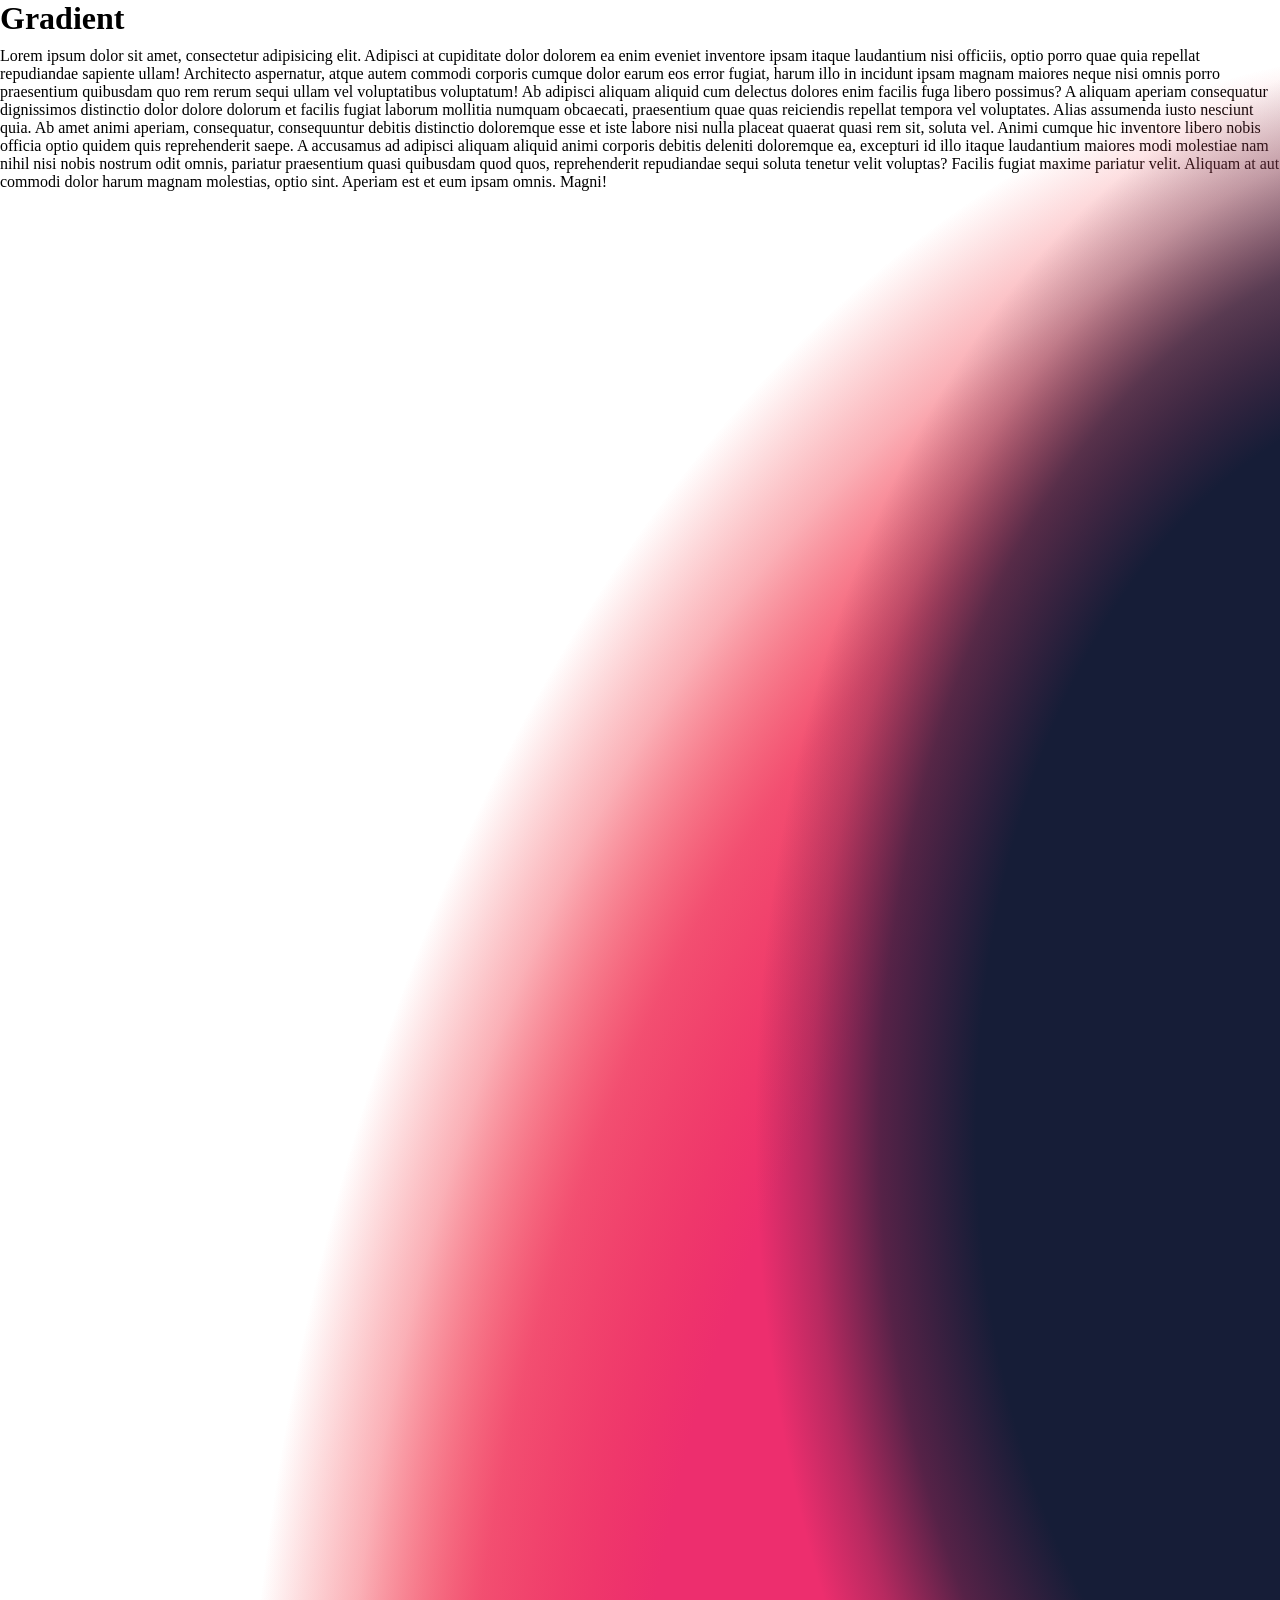
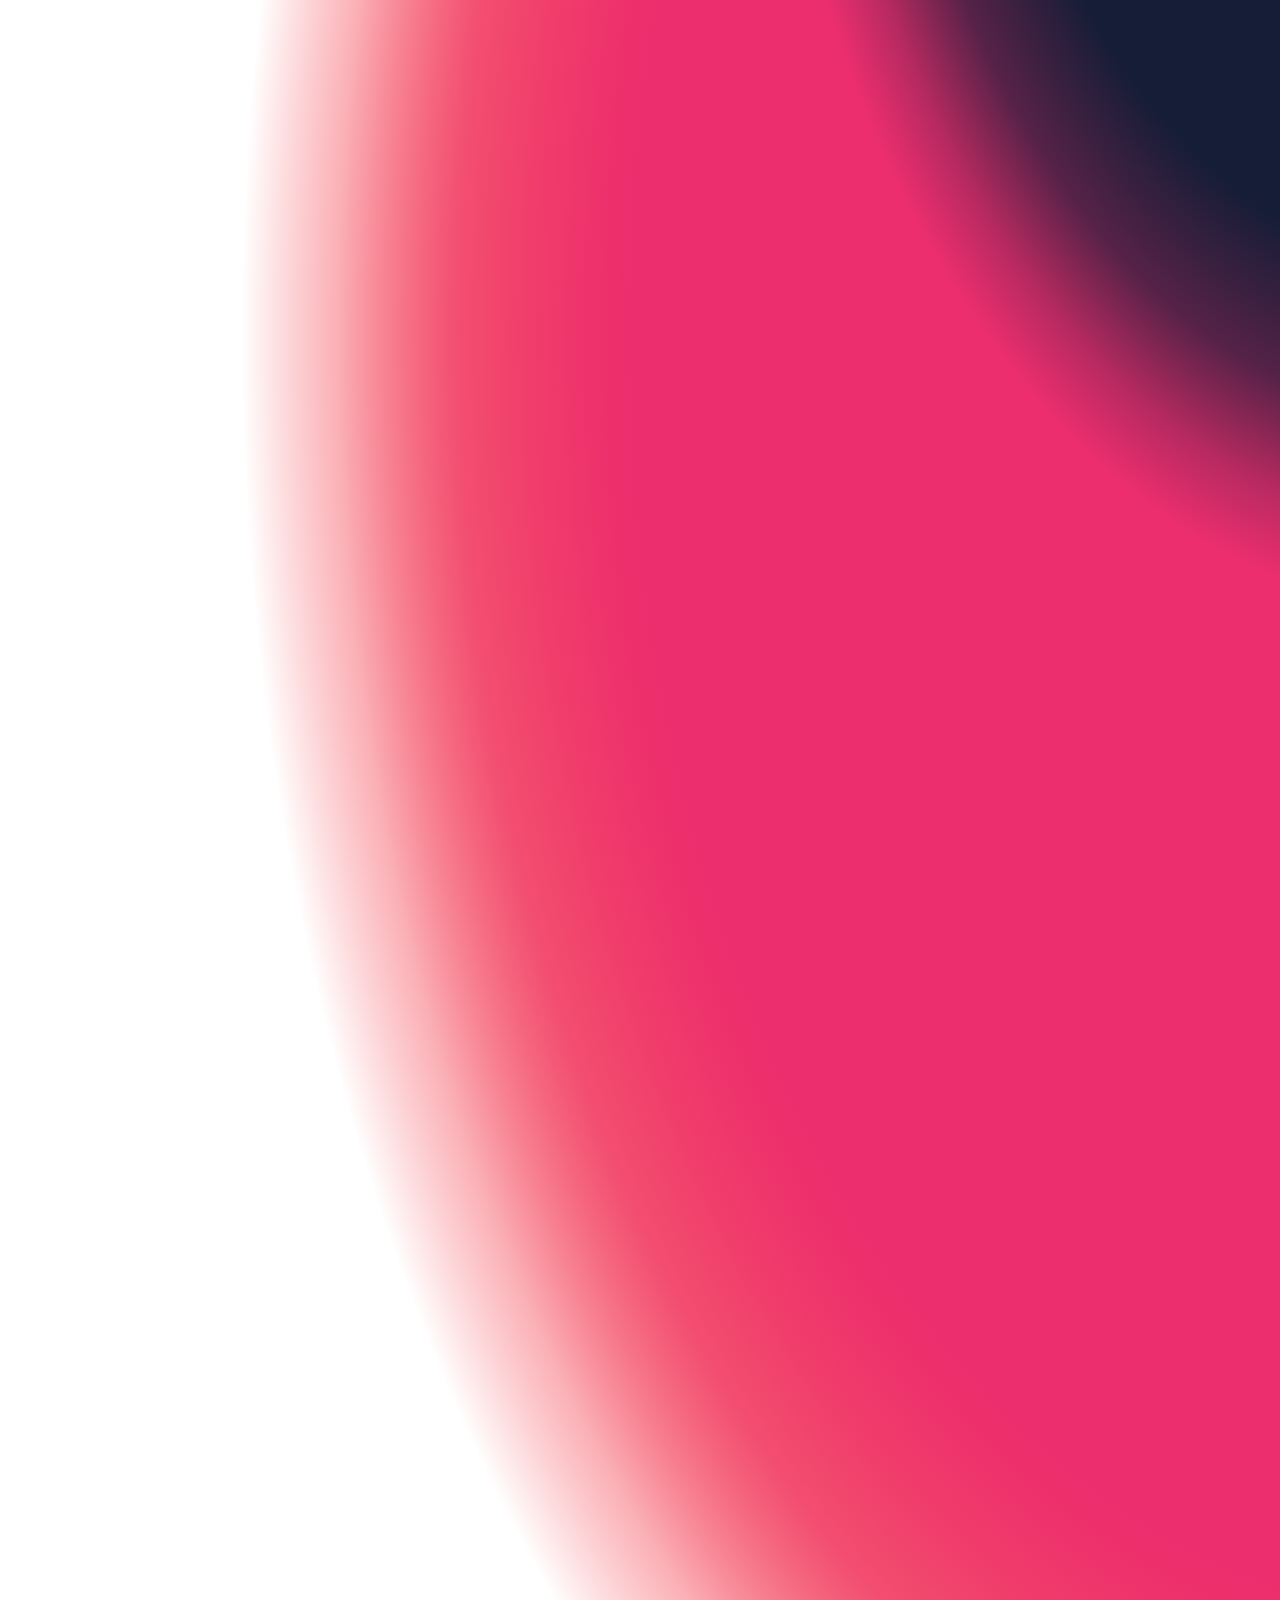
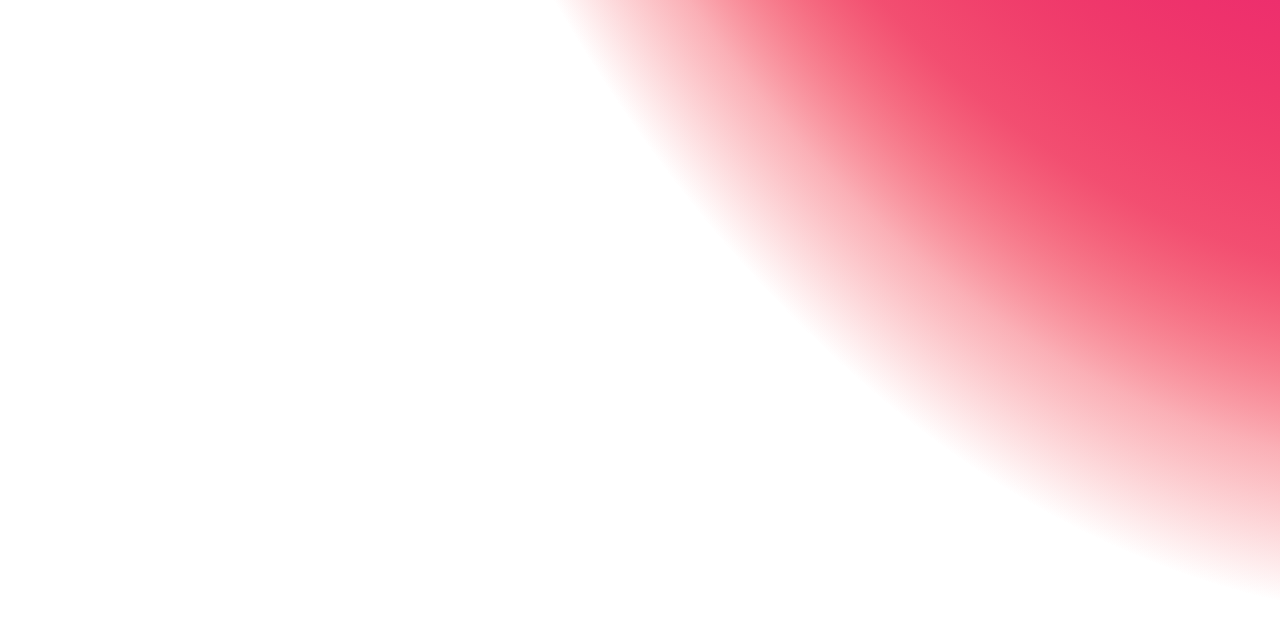
<file: CSS/gradient/index.html>
<!doctype html>
<html lang="en">
<head>
    <meta charset="UTF-8">
    <meta name="viewport"
          content="width=device-width, user-scalable=no, initial-scale=1.0, maximum-scale=1.0, minimum-scale=1.0">
    <meta http-equiv="X-UA-Compatible" content="ie=edge">
    <link rel="stylesheet" href="style.css">
    <title>Gradient</title>
</head>
<body>
    <div class="container">
        <h1>Gradient</h1>
        <div class="relative">
            <div class="gradient-1">
                <span class="grad-3"></span>
                <span class="grad-2"></span>
                <span class="grad-1"></span>
            </div>

                Lorem ipsum dolor sit amet, consectetur adipisicing elit. Adipisci at cupiditate dolor dolorem ea enim eveniet inventore ipsam itaque laudantium nisi officiis, optio porro quae quia repellat repudiandae sapiente ullam! Architecto aspernatur, atque autem commodi corporis cumque dolor earum eos error fugiat, harum illo in incidunt ipsam magnam maiores neque nisi omnis porro praesentium quibusdam quo rem rerum sequi ullam vel voluptatibus voluptatum! Ab adipisci aliquam aliquid cum delectus dolores enim facilis fuga libero possimus? A aliquam aperiam consequatur dignissimos distinctio dolor dolore dolorum et facilis fugiat laborum mollitia numquam obcaecati, praesentium quae quas reiciendis repellat tempora vel voluptates. Alias assumenda iusto nesciunt quia. Ab amet animi aperiam, consequatur, consequuntur debitis distinctio doloremque esse et iste labore nisi nulla placeat quaerat quasi rem sit, soluta vel. Animi cumque hic inventore libero nobis officia optio quidem quis reprehenderit saepe. A accusamus ad adipisci aliquam aliquid animi corporis debitis deleniti doloremque ea, excepturi id illo itaque laudantium maiores modi molestiae nam nihil nisi nobis nostrum odit omnis, pariatur praesentium quasi quibusdam quod quos, reprehenderit repudiandae sequi soluta tenetur velit voluptas? Facilis fugiat maxime pariatur velit. Aliquam at aut commodi dolor harum magnam molestias, optio sint. Aperiam est et eum ipsam omnis. Magni!
        </div>
    </div>
</body>
</html>
</file>
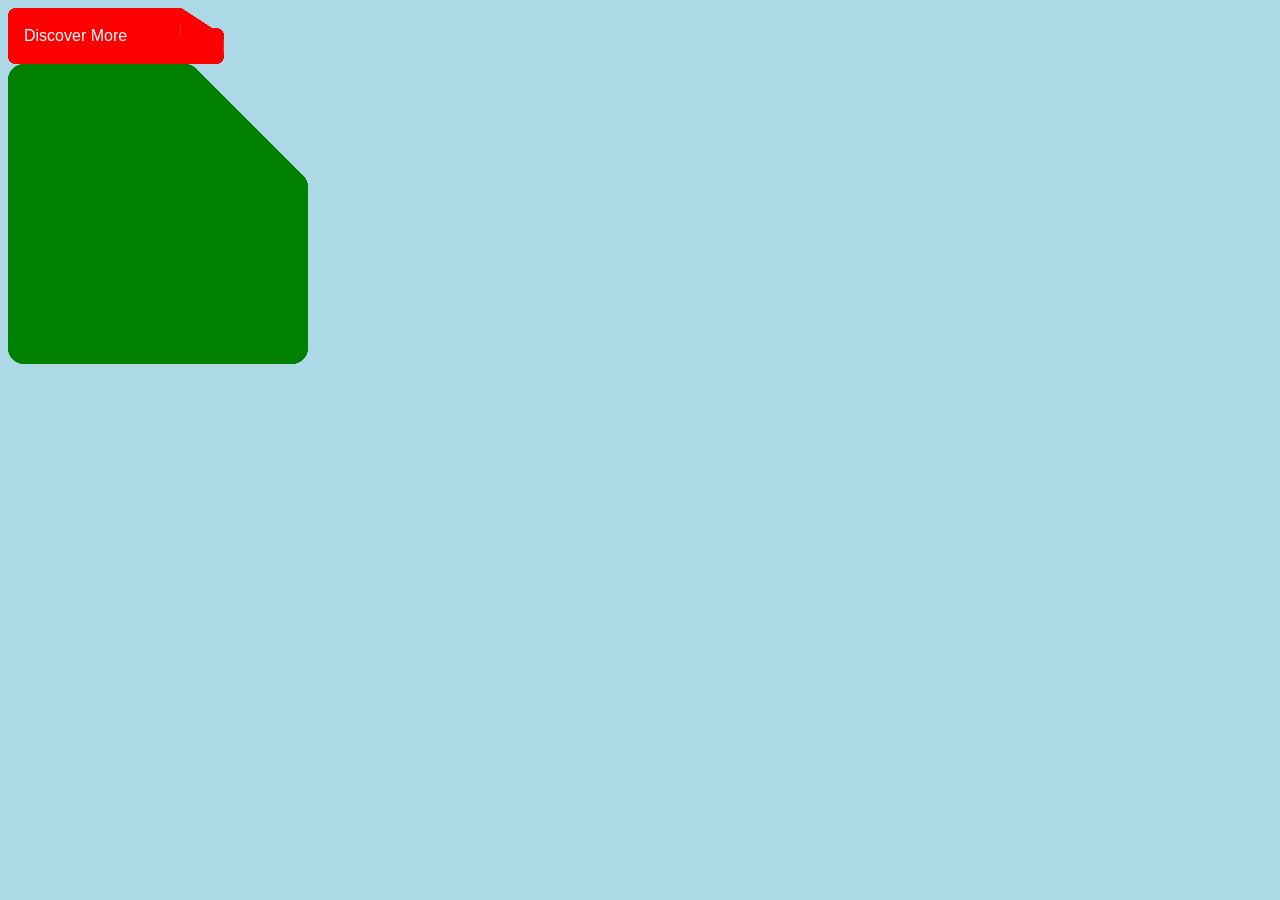
<file: test/button_curved/index.html>
<!DOCTYPE html>
<html lang="en">
<head>
    <meta charset="UTF-8">
    <meta name="viewport" content="width=device-width, initial-scale=1.0">
    <title>Document</title>
    <link rel="stylesheet" href="style.css">
</head>
<body>
    <button class="btn_primary shape">
    <span>Discover More</span>
  </button>
  
  <div class="box">
</body>
</html>
</file>
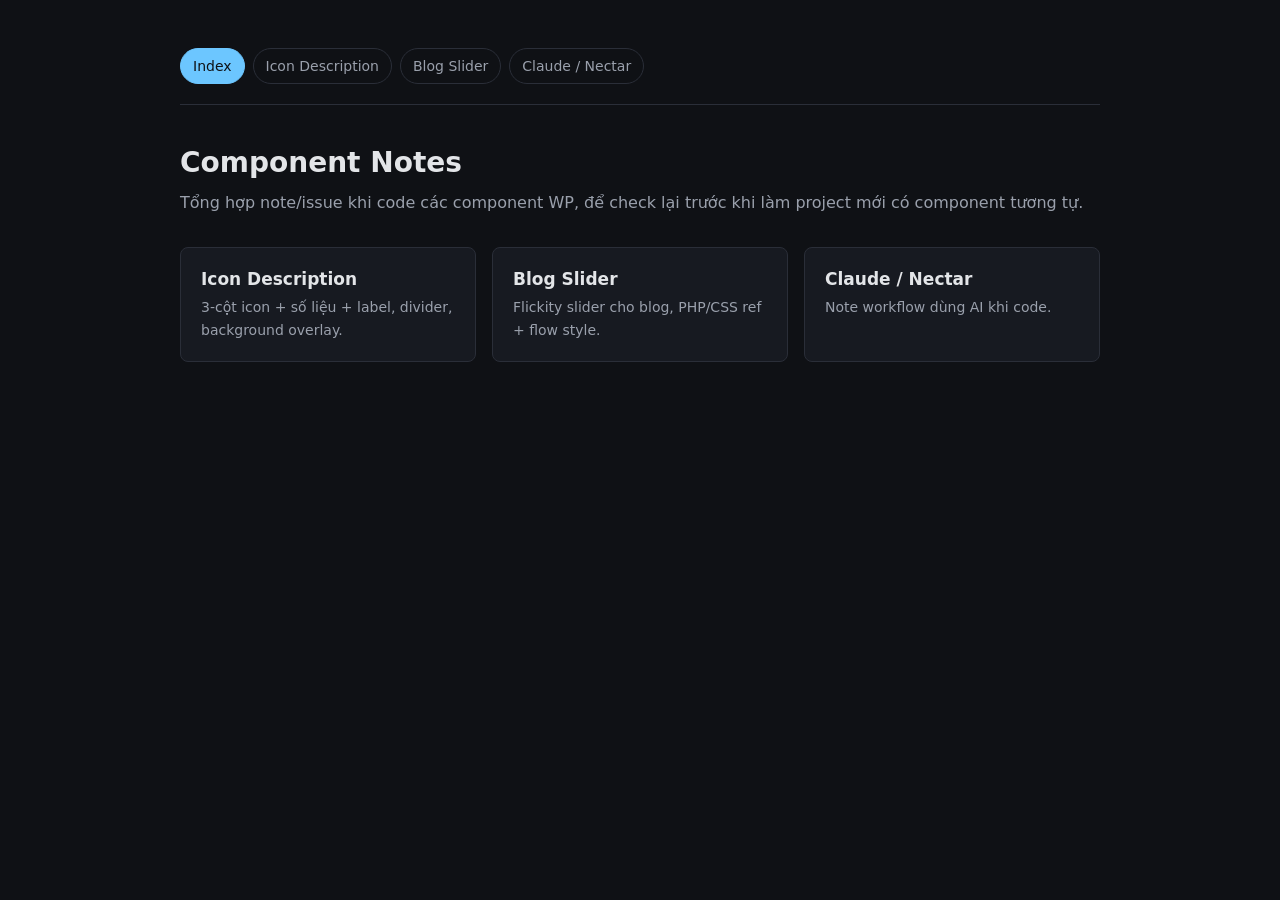
<file: viivue/components/index.html>
<!doctype html>
<html lang="en">
  <head>
    <meta charset="UTF-8" />
    <meta name="viewport" content="width=device-width, initial-scale=1.0" />
    <title>Component Notes - Index</title>
    <link rel="stylesheet" href="styles/common.css" />
  </head>
  <body>
    <nav class="note-nav">
      <a href="index.html" class="is-active">Index</a>
      <a href="icon-descriptions.html">Icon Description</a>
      <a href="blog-slider.html">Blog Slider</a>
      <a href="claude-nectar-note.html">Claude / Nectar</a>
    </nav>

    <div class="note-page">
      <h1>Component Notes</h1>
      <p class="note-subtitle">
        Tổng hợp note/issue khi code các component WP, để check lại trước
        khi làm project mới có component tương tự.
      </p>
    </div>

    <div class="note-grid">
      <a class="note-card" href="icon-descriptions.html">
        <h3>Icon Description</h3>
        <p>3-cột icon + số liệu + label, divider, background overlay.</p>
      </a>
      <a class="note-card" href="blog-slider.html">
        <h3>Blog Slider</h3>
        <p>Flickity slider cho blog, PHP/CSS ref + flow style.</p>
      </a>
      <a class="note-card" href="claude-nectar-note.html">
        <h3>Claude / Nectar</h3>
        <p>Note workflow dùng AI khi code.</p>
      </a>
    </div>
  </body>
</html>
</file>
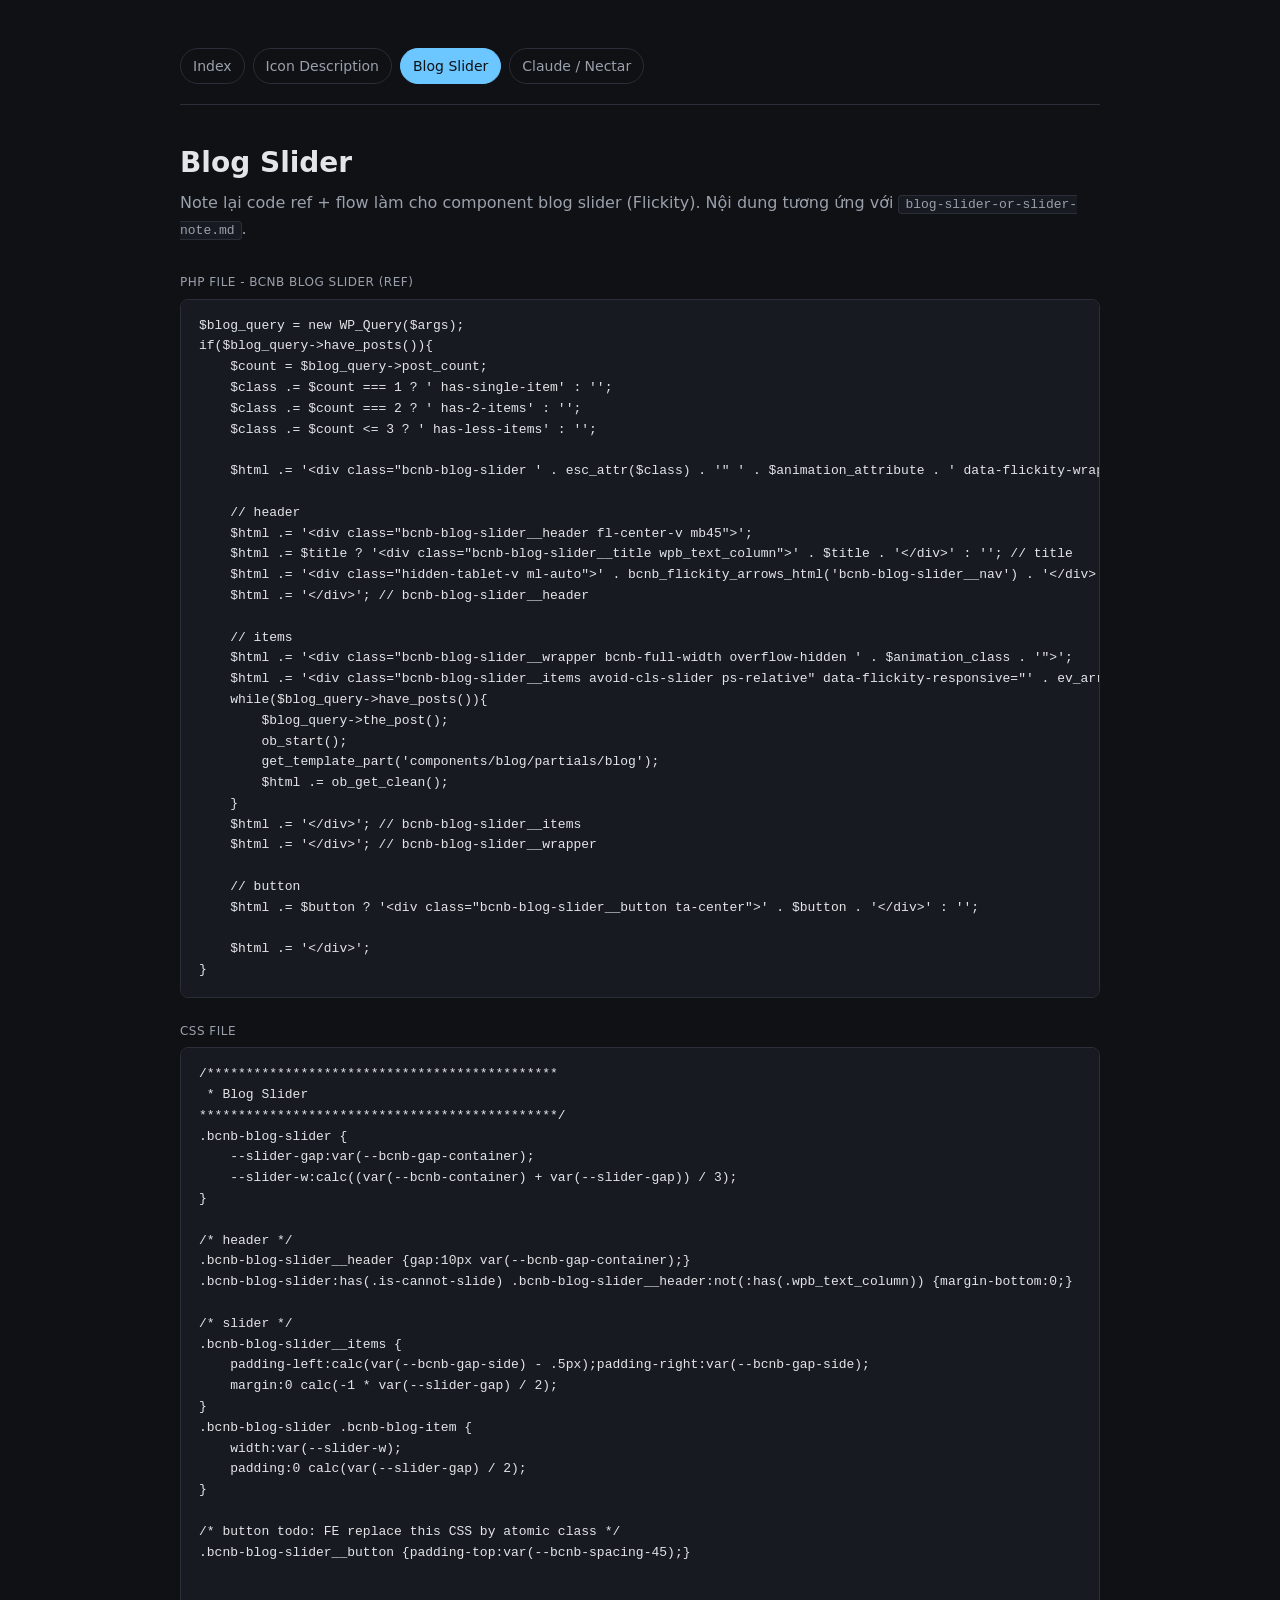
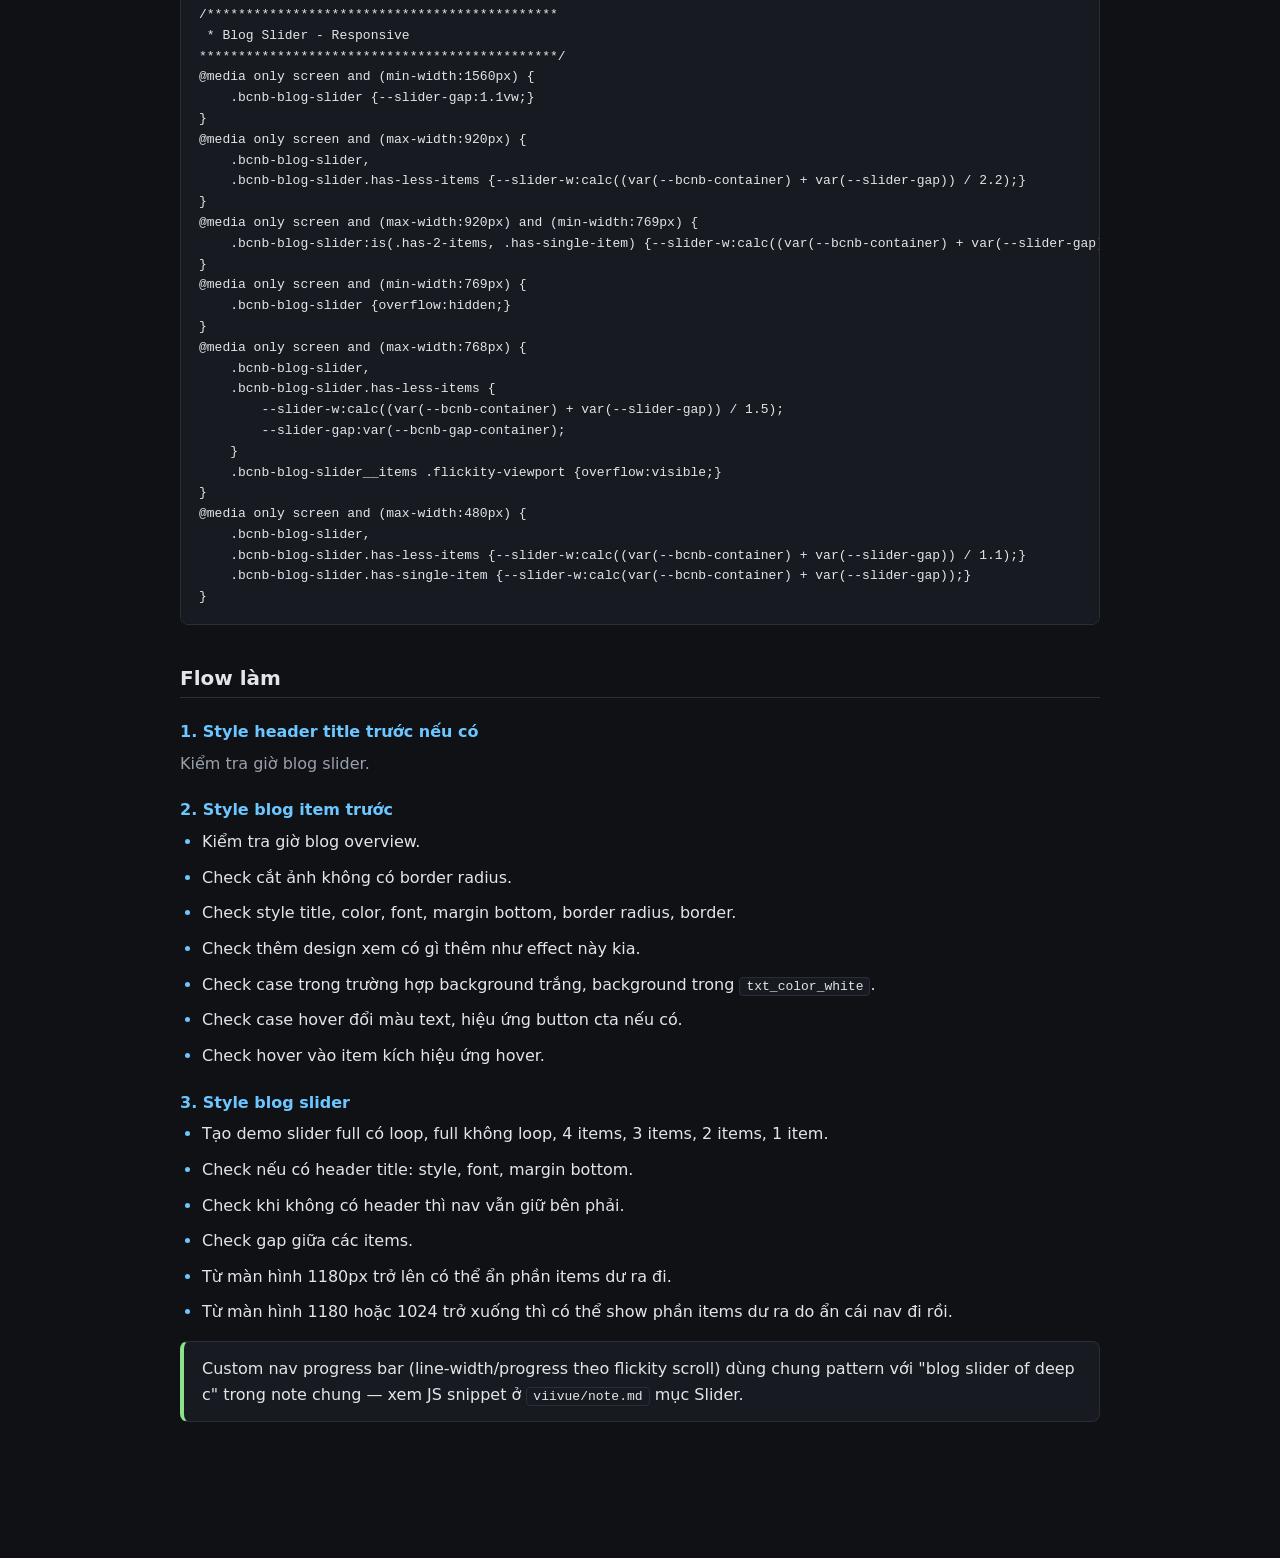
<file: viivue/components/blog-slider.html>
<!doctype html>
<html lang="en">
  <head>
    <meta charset="UTF-8" />
    <meta name="viewport" content="width=device-width, initial-scale=1.0" />
    <title>Blog Slider - Component Notes</title>
    <link rel="stylesheet" href="styles/common.css" />
  </head>
  <body>
    <nav class="note-nav">
      <a href="index.html">Index</a>
      <a href="icon-descriptions.html">Icon Description</a>
      <a href="blog-slider.html" class="is-active">Blog Slider</a>
      <a href="claude-nectar-note.html">Claude / Nectar</a>
    </nav>

    <div class="note-page">
      <h1>Blog Slider</h1>
      <p class="note-subtitle">
        Note lại code ref + flow làm cho component blog slider (Flickity).
        Nội dung tương ứng với
        <code>blog-slider-or-slider-note.md</code>.
      </p>

      <div class="note-code-label">PHP file - bcnb blog slider (ref)</div>
      <pre><code>$blog_query = new WP_Query($args);
if($blog_query-&gt;have_posts()){
    $count = $blog_query-&gt;post_count;
    $class .= $count === 1 ? ' has-single-item' : '';
    $class .= $count === 2 ? ' has-2-items' : '';
    $class .= $count &lt;= 3 ? ' has-less-items' : '';

    $html .= '&lt;div class="bcnb-blog-slider ' . esc_attr($class) . '" ' . $animation_attribute . ' data-flickity-wrapper&gt;';

    // header
    $html .= '&lt;div class="bcnb-blog-slider__header fl-center-v mb45"&gt;';
    $html .= $title ? '&lt;div class="bcnb-blog-slider__title wpb_text_column"&gt;' . $title . '&lt;/div&gt;' : ''; // title
    $html .= '&lt;div class="hidden-tablet-v ml-auto"&gt;' . bcnb_flickity_arrows_html('bcnb-blog-slider__nav') . '&lt;/div&gt;'; // arrows
    $html .= '&lt;/div&gt;'; // bcnb-blog-slider__header

    // items
    $html .= '&lt;div class="bcnb-blog-slider__wrapper bcnb-full-width overflow-hidden ' . $animation_class . '"&gt;';
    $html .= '&lt;div class="bcnb-blog-slider__items avoid-cls-slider ps-relative" data-flickity-responsive="' . ev_array_to_json($flickity_options) . '"&gt;';
    while($blog_query-&gt;have_posts()){
        $blog_query-&gt;the_post();
        ob_start();
        get_template_part('components/blog/partials/blog');
        $html .= ob_get_clean();
    }
    $html .= '&lt;/div&gt;'; // bcnb-blog-slider__items
    $html .= '&lt;/div&gt;'; // bcnb-blog-slider__wrapper

    // button
    $html .= $button ? '&lt;div class="bcnb-blog-slider__button ta-center"&gt;' . $button . '&lt;/div&gt;' : '';

    $html .= '&lt;/div&gt;';
}</code></pre>

      <div class="note-code-label">CSS file</div>
      <pre><code>/*********************************************
 * Blog Slider
**********************************************/
.bcnb-blog-slider {
    --slider-gap:var(--bcnb-gap-container);
    --slider-w:calc((var(--bcnb-container) + var(--slider-gap)) / 3);
}

/* header */
.bcnb-blog-slider__header {gap:10px var(--bcnb-gap-container);}
.bcnb-blog-slider:has(.is-cannot-slide) .bcnb-blog-slider__header:not(:has(.wpb_text_column)) {margin-bottom:0;}

/* slider */
.bcnb-blog-slider__items {
    padding-left:calc(var(--bcnb-gap-side) - .5px);padding-right:var(--bcnb-gap-side);
    margin:0 calc(-1 * var(--slider-gap) / 2);
}
.bcnb-blog-slider .bcnb-blog-item {
    width:var(--slider-w);
    padding:0 calc(var(--slider-gap) / 2);
}

/* button todo: FE replace this CSS by atomic class */
.bcnb-blog-slider__button {padding-top:var(--bcnb-spacing-45);}


/*********************************************
 * Blog Slider - Responsive
**********************************************/
@media only screen and (min-width:1560px) {
    .bcnb-blog-slider {--slider-gap:1.1vw;}
}
@media only screen and (max-width:920px) {
    .bcnb-blog-slider,
    .bcnb-blog-slider.has-less-items {--slider-w:calc((var(--bcnb-container) + var(--slider-gap)) / 2.2);}
}
@media only screen and (max-width:920px) and (min-width:769px) {
    .bcnb-blog-slider:is(.has-2-items, .has-single-item) {--slider-w:calc((var(--bcnb-container) + var(--slider-gap)) / 2);}
}
@media only screen and (min-width:769px) {
    .bcnb-blog-slider {overflow:hidden;}
}
@media only screen and (max-width:768px) {
    .bcnb-blog-slider,
    .bcnb-blog-slider.has-less-items {
        --slider-w:calc((var(--bcnb-container) + var(--slider-gap)) / 1.5);
        --slider-gap:var(--bcnb-gap-container);
    }
    .bcnb-blog-slider__items .flickity-viewport {overflow:visible;}
}
@media only screen and (max-width:480px) {
    .bcnb-blog-slider,
    .bcnb-blog-slider.has-less-items {--slider-w:calc((var(--bcnb-container) + var(--slider-gap)) / 1.1);}
    .bcnb-blog-slider.has-single-item {--slider-w:calc(var(--bcnb-container) + var(--slider-gap));}
}</code></pre>

      <h2>Flow làm</h2>

      <h3>1. Style header title trước nếu có</h3>
      <p class="note-subtitle" style="margin-bottom: 0">Kiểm tra giờ blog slider.</p>

      <h3>2. Style blog item trước</h3>
      <ul class="note-flow">
        <li>Kiểm tra giờ blog overview.</li>
        <li>Check cắt ảnh không có border radius.</li>
        <li>Check style title, color, font, margin bottom, border radius, border.</li>
        <li>Check thêm design xem có gì thêm như effect này kia.</li>
        <li>
          Check case trong trường hợp background trắng, background trong
          <code>txt_color_white</code>.
        </li>
        <li>Check case hover đổi màu text, hiệu ứng button cta nếu có.</li>
        <li>Check hover vào item kích hiệu ứng hover.</li>
      </ul>

      <h3>3. Style blog slider</h3>
      <ul class="note-flow">
        <li>Tạo demo slider full có loop, full không loop, 4 items, 3 items, 2 items, 1 item.</li>
        <li>Check nếu có header title: style, font, margin bottom.</li>
        <li>Check khi không có header thì nav vẫn giữ bên phải.</li>
        <li>Check gap giữa các items.</li>
        <li>Từ màn hình 1180px trở lên có thể ẩn phần items dư ra đi.</li>
        <li>
          Từ màn hình 1180 hoặc 1024 trở xuống thì có thể show phần items
          dư ra do ẩn cái nav đi rồi.
        </li>
      </ul>

      <div class="note-callout note-callout--tip">
        <p>
          Custom nav progress bar (line-width/progress theo flickity scroll)
          dùng chung pattern với "blog slider of deep c" trong note chung —
          xem JS snippet ở <code>viivue/note.md</code> mục Slider.
        </p>
      </div>
    </div>
  </body>
</html>
</file>
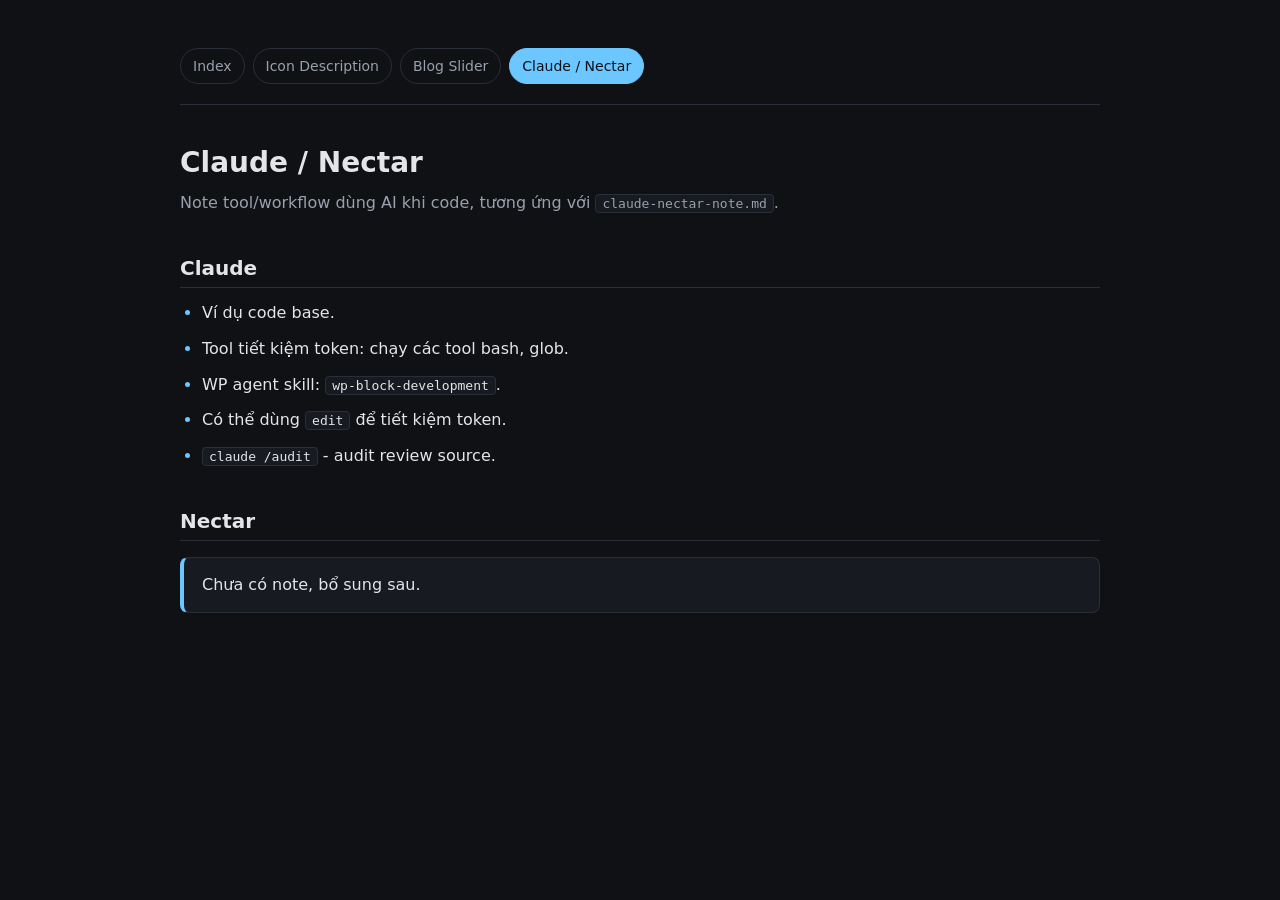
<file: viivue/components/claude-nectar-note.html>
<!doctype html>
<html lang="en">
  <head>
    <meta charset="UTF-8" />
    <meta name="viewport" content="width=device-width, initial-scale=1.0" />
    <title>Claude / Nectar - Notes</title>
    <link rel="stylesheet" href="styles/common.css" />
  </head>
  <body>
    <nav class="note-nav">
      <a href="index.html">Index</a>
      <a href="icon-descriptions.html">Icon Description</a>
      <a href="blog-slider.html">Blog Slider</a>
      <a href="claude-nectar-note.html" class="is-active">Claude / Nectar</a>
    </nav>

    <div class="note-page">
      <h1>Claude / Nectar</h1>
      <p class="note-subtitle">
        Note tool/workflow dùng AI khi code, tương ứng với
        <code>claude-nectar-note.md</code>.
      </p>

      <h2>Claude</h2>
      <ul class="note-flow">
        <li>Ví dụ code base.</li>
        <li>Tool tiết kiệm token: chạy các tool bash, glob.</li>
        <li>WP agent skill: <code>wp-block-development</code>.</li>
        <li>Có thể dùng <code>edit</code> để tiết kiệm token.</li>
        <li><code>claude /audit</code> - audit review source.</li>
      </ul>

      <h2>Nectar</h2>
      <div class="note-callout">
        <p>Chưa có note, bổ sung sau.</p>
      </div>
    </div>
  </body>
</html>
</file>
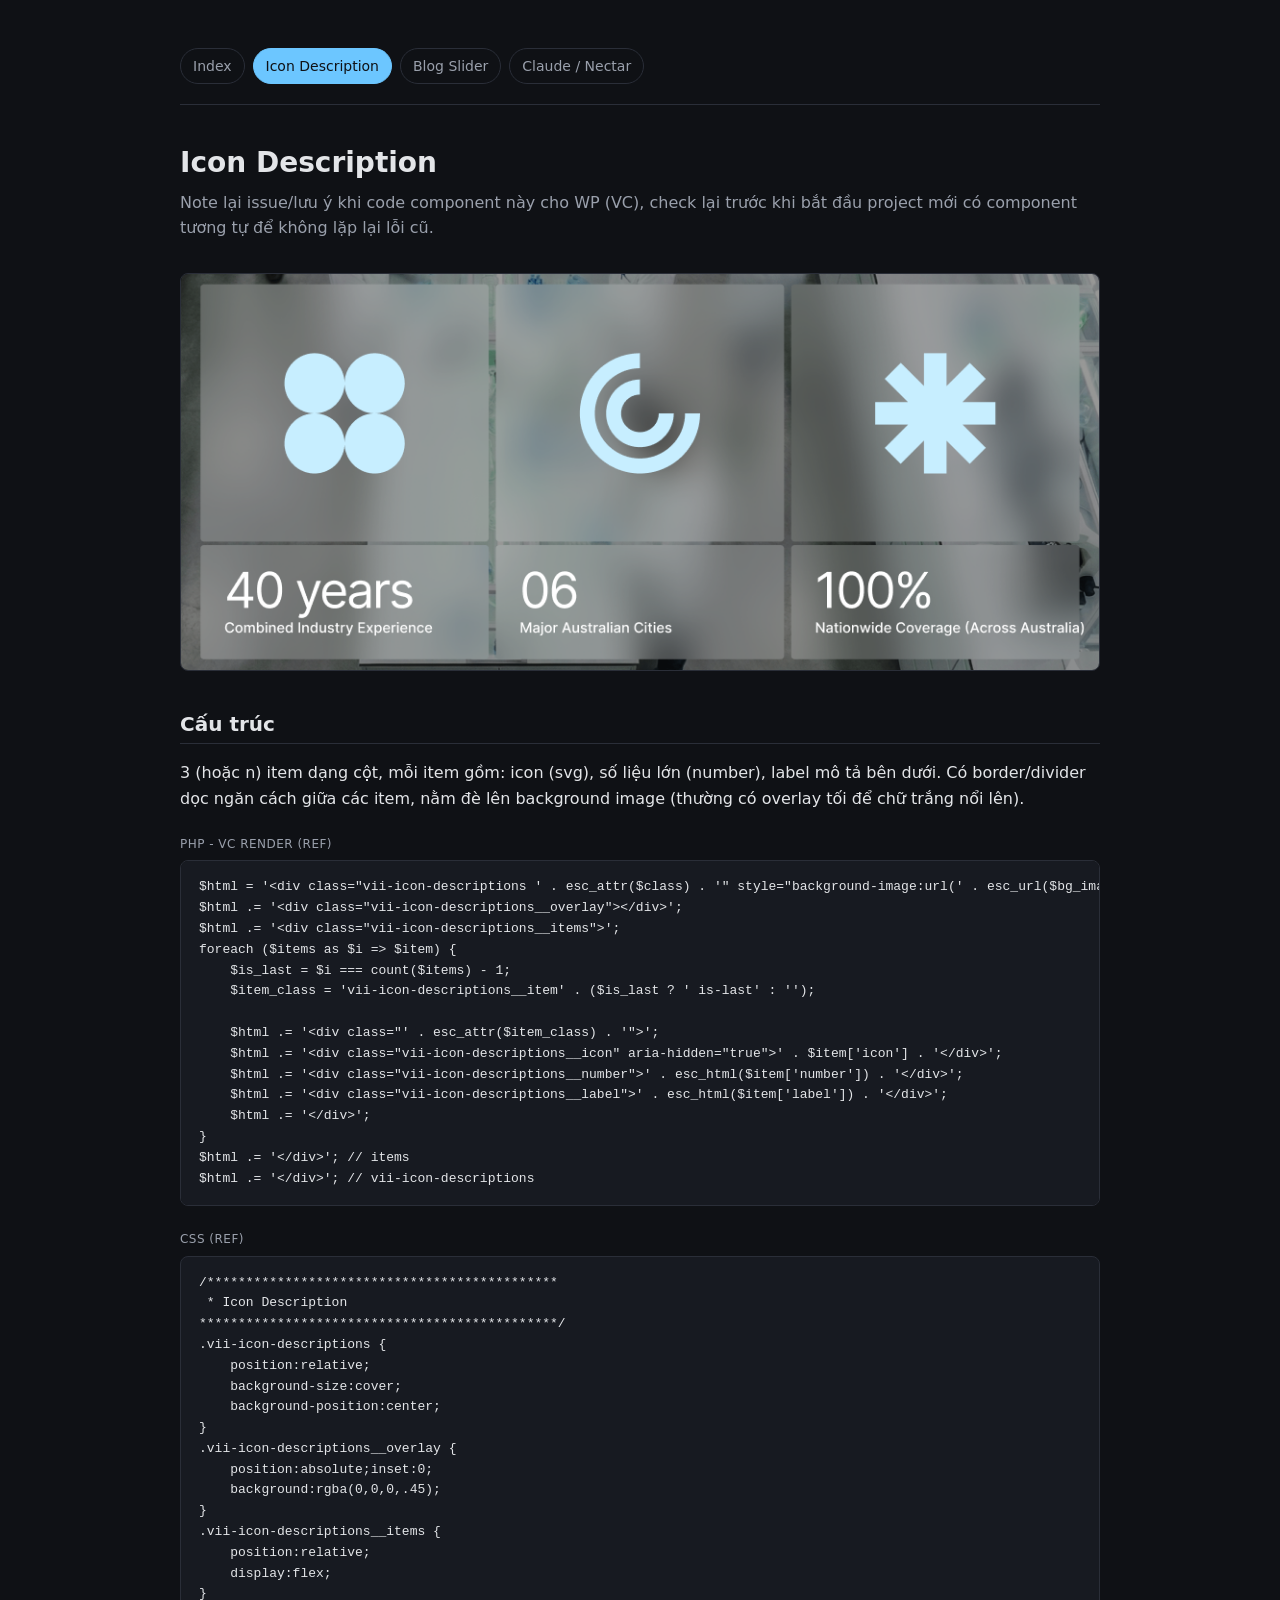
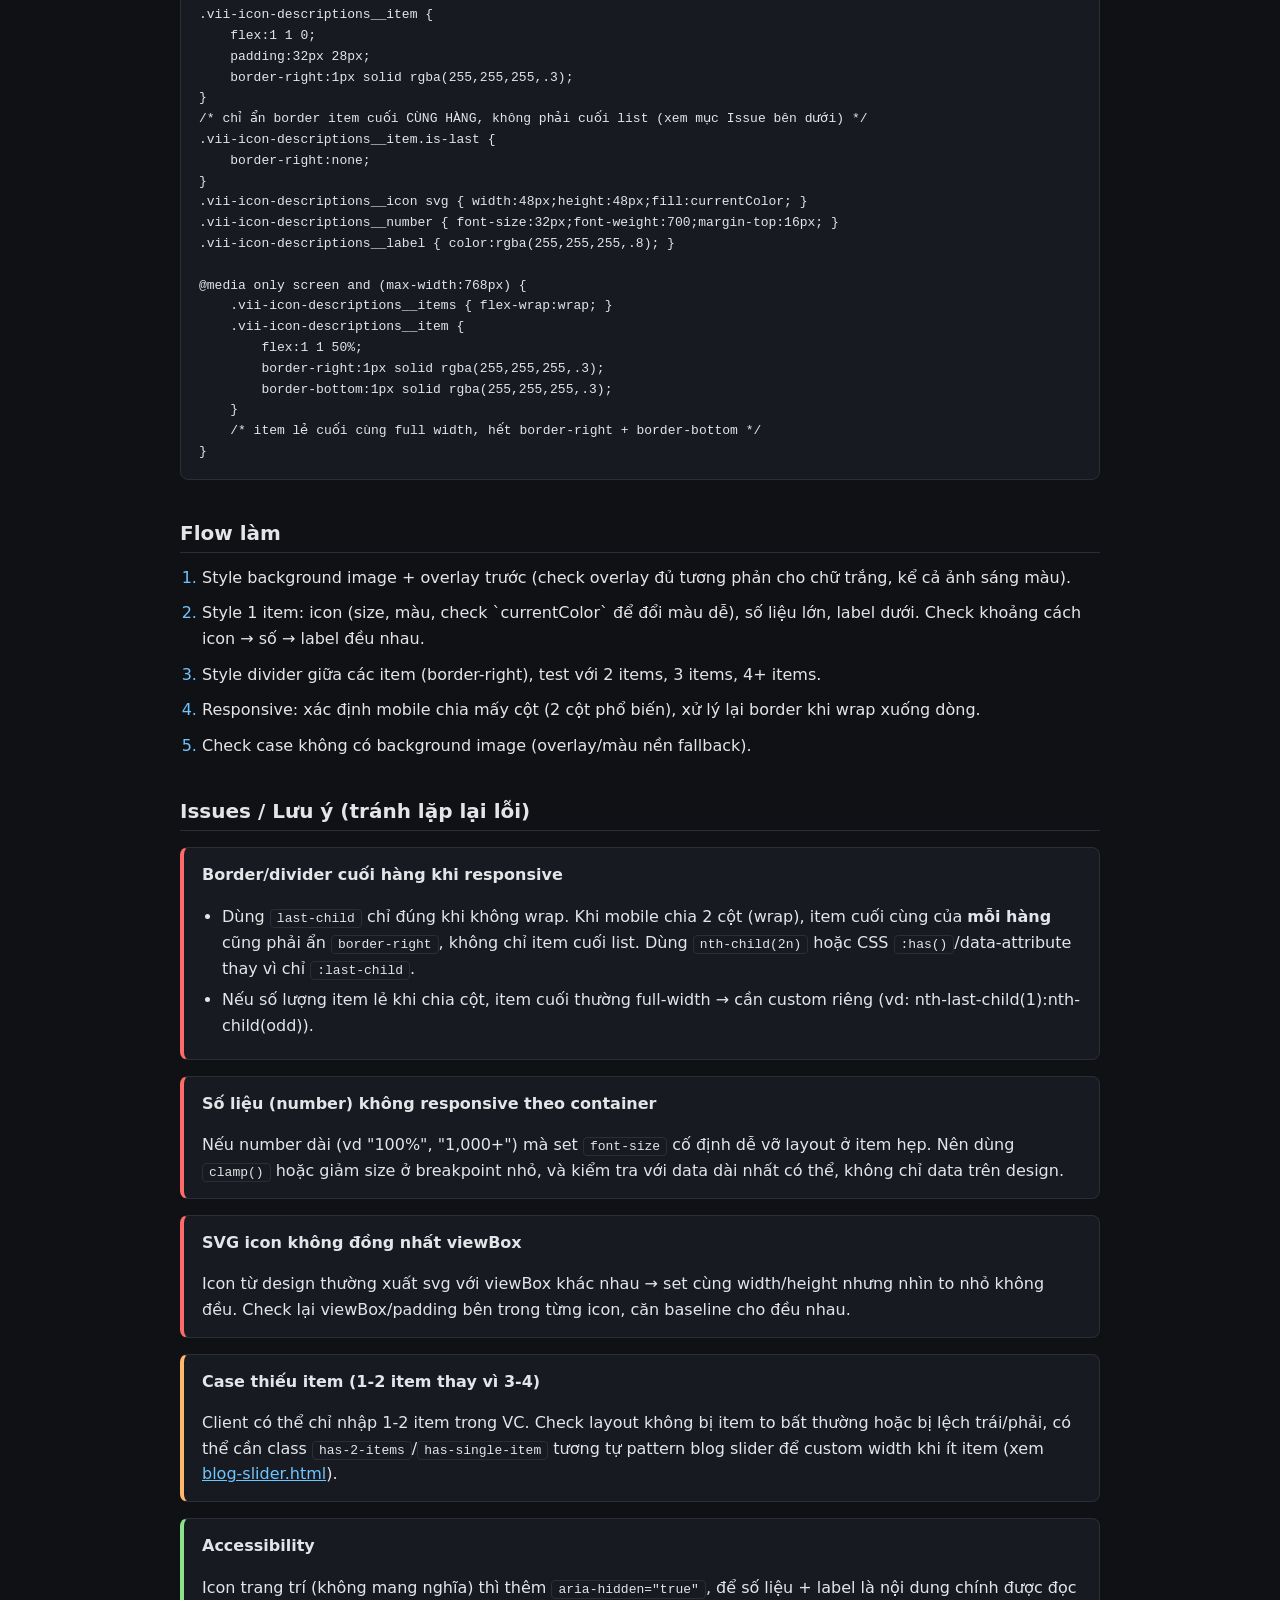
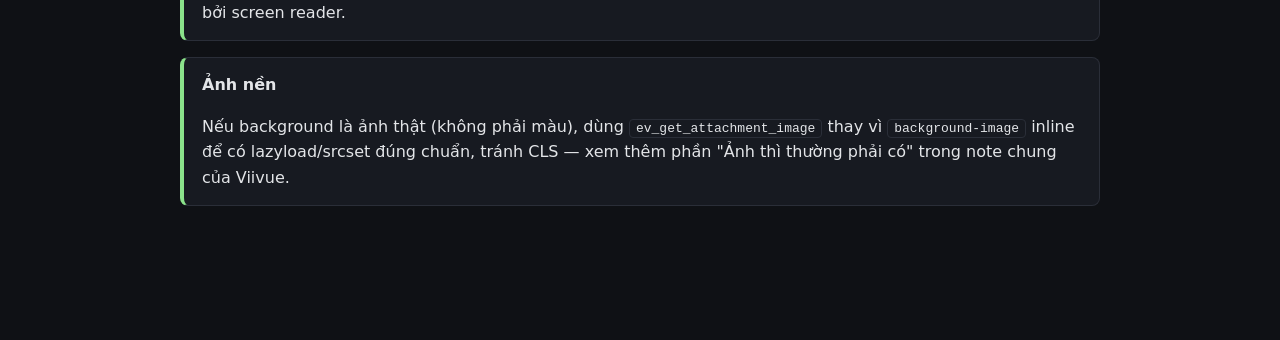
<file: viivue/components/icon-descriptions.html>
<!doctype html>
<html lang="en">
  <head>
    <meta charset="UTF-8" />
    <meta name="viewport" content="width=device-width, initial-scale=1.0" />
    <title>Icon Description - Component Notes</title>
    <link rel="stylesheet" href="styles/common.css" />
  </head>
  <body>
    <nav class="note-nav">
      <a href="index.html">Index</a>
      <a href="icon-descriptions.html" class="is-active">Icon Description</a>
      <a href="blog-slider.html">Blog Slider</a>
      <a href="claude-nectar-note.html">Claude / Nectar</a>
    </nav>

    <div class="note-page">
      <h1>Icon Description</h1>
      <p class="note-subtitle">
        Note lại issue/lưu ý khi code component này cho WP (VC), check lại
        trước khi bắt đầu project mới có component tương tự để không lặp lại
        lỗi cũ.
      </p>

      <img
        class="note-ref-img"
        src="../images/icon-description-labiq.png"
        alt="Icon description reference - Labiq"
      />

      <h2>Cấu trúc</h2>
      <p>
        3 (hoặc n) item dạng cột, mỗi item gồm: icon (svg), số liệu lớn
        (number), label mô tả bên dưới. Có border/divider dọc ngăn cách giữa
        các item, nằm đè lên background image (thường có overlay tối để chữ
        trắng nổi lên).
      </p>

      <div class="note-code-label">PHP - VC render (ref)</div>
      <pre><code>$html = '&lt;div class="vii-icon-descriptions ' . esc_attr($class) . '" style="background-image:url(' . esc_url($bg_image) . ')"&gt;';
$html .= '&lt;div class="vii-icon-descriptions__overlay"&gt;&lt;/div&gt;';
$html .= '&lt;div class="vii-icon-descriptions__items"&gt;';
foreach ($items as $i =&gt; $item) {
    $is_last = $i === count($items) - 1;
    $item_class = 'vii-icon-descriptions__item' . ($is_last ? ' is-last' : '');

    $html .= '&lt;div class="' . esc_attr($item_class) . '"&gt;';
    $html .= '&lt;div class="vii-icon-descriptions__icon" aria-hidden="true"&gt;' . $item['icon'] . '&lt;/div&gt;';
    $html .= '&lt;div class="vii-icon-descriptions__number"&gt;' . esc_html($item['number']) . '&lt;/div&gt;';
    $html .= '&lt;div class="vii-icon-descriptions__label"&gt;' . esc_html($item['label']) . '&lt;/div&gt;';
    $html .= '&lt;/div&gt;';
}
$html .= '&lt;/div&gt;'; // items
$html .= '&lt;/div&gt;'; // vii-icon-descriptions</code></pre>

      <div class="note-code-label">CSS (ref)</div>
      <pre><code>/*********************************************
 * Icon Description
**********************************************/
.vii-icon-descriptions {
    position:relative;
    background-size:cover;
    background-position:center;
}
.vii-icon-descriptions__overlay {
    position:absolute;inset:0;
    background:rgba(0,0,0,.45);
}
.vii-icon-descriptions__items {
    position:relative;
    display:flex;
}
.vii-icon-descriptions__item {
    flex:1 1 0;
    padding:32px 28px;
    border-right:1px solid rgba(255,255,255,.3);
}
/* chỉ ẩn border item cuối CÙNG HÀNG, không phải cuối list (xem mục Issue bên dưới) */
.vii-icon-descriptions__item.is-last {
    border-right:none;
}
.vii-icon-descriptions__icon svg { width:48px;height:48px;fill:currentColor; }
.vii-icon-descriptions__number { font-size:32px;font-weight:700;margin-top:16px; }
.vii-icon-descriptions__label { color:rgba(255,255,255,.8); }

@media only screen and (max-width:768px) {
    .vii-icon-descriptions__items { flex-wrap:wrap; }
    .vii-icon-descriptions__item {
        flex:1 1 50%;
        border-right:1px solid rgba(255,255,255,.3);
        border-bottom:1px solid rgba(255,255,255,.3);
    }
    /* item lẻ cuối cùng full width, hết border-right + border-bottom */
}</code></pre>

      <h2>Flow làm</h2>
      <ol class="note-flow">
        <li>
          Style background image + overlay trước (check overlay đủ tương
          phản cho chữ trắng, kể cả ảnh sáng màu).
        </li>
        <li>
          Style 1 item: icon (size, màu, check `currentColor` để đổi màu dễ),
          số liệu lớn, label dưới. Check khoảng cách icon → số → label đều
          nhau.
        </li>
        <li>
          Style divider giữa các item (border-right), test với 2 items, 3
          items, 4+ items.
        </li>
        <li>
          Responsive: xác định mobile chia mấy cột (2 cột phổ biến), xử lý
          lại border khi wrap xuống dòng.
        </li>
        <li>
          Check case không có background image (overlay/màu nền fallback).
        </li>
      </ol>

      <h2>Issues / Lưu ý (tránh lặp lại lỗi)</h2>

      <div class="note-callout note-callout--issue">
        <p><strong>Border/divider cuối hàng khi responsive</strong></p>
        <ul>
          <li>
            Dùng <code>last-child</code> chỉ đúng khi không wrap. Khi mobile
            chia 2 cột (wrap), item cuối cùng của <strong>mỗi hàng</strong>
            cũng phải ẩn <code>border-right</code>, không chỉ item cuối
            list. Dùng <code>nth-child(2n)</code> hoặc CSS
            <code>:has()</code>/data-attribute thay vì chỉ
            <code>:last-child</code>.
          </li>
          <li>
            Nếu số lượng item lẻ khi chia cột, item cuối thường full-width →
            cần custom riêng (vd: nth-last-child(1):nth-child(odd)).
          </li>
        </ul>
      </div>

      <div class="note-callout note-callout--issue">
        <p><strong>Số liệu (number) không responsive theo container</strong></p>
        <p>
          Nếu number dài (vd "100%", "1,000+") mà set
          <code>font-size</code> cố định dễ vỡ layout ở item hẹp. Nên dùng
          <code>clamp()</code> hoặc giảm size ở breakpoint nhỏ, và kiểm tra
          với data dài nhất có thể, không chỉ data trên design.
        </p>
      </div>

      <div class="note-callout note-callout--issue">
        <p><strong>SVG icon không đồng nhất viewBox</strong></p>
        <p>
          Icon từ design thường xuất svg với viewBox khác nhau → set cùng
          width/height nhưng nhìn to nhỏ không đều. Check lại
          viewBox/padding bên trong từng icon, căn baseline cho đều nhau.
        </p>
      </div>

      <div class="note-callout note-callout--warn">
        <p><strong>Case thiếu item (1-2 item thay vì 3-4)</strong></p>
        <p>
          Client có thể chỉ nhập 1-2 item trong VC. Check layout không bị
          item to bất thường hoặc bị lệch trái/phải, có thể cần class
          <code>has-2-items</code>/<code>has-single-item</code> tương tự
          pattern blog slider để custom width khi ít item (xem
          <a href="blog-slider.html">blog-slider.html</a>).
        </p>
      </div>

      <div class="note-callout note-callout--tip">
        <p><strong>Accessibility</strong></p>
        <p>
          Icon trang trí (không mang nghĩa) thì thêm
          <code>aria-hidden="true"</code>, để số liệu + label là nội dung
          chính được đọc bởi screen reader.
        </p>
      </div>

      <div class="note-callout note-callout--tip">
        <p><strong>Ảnh nền</strong></p>
        <p>
          Nếu background là ảnh thật (không phải màu), dùng
          <code>ev_get_attachment_image</code> thay vì
          <code>background-image</code> inline để có lazyload/srcset đúng
          chuẩn, tránh CLS — xem thêm phần "Ảnh thì thường phải có" trong
          note chung của Viivue.
        </p>
      </div>
    </div>
  </body>
</html>
</file>
<file: CSS/gradient/style.css>
* {
    padding: 0;
    margin: 0;
    box-sizing: border-box;
}

.container {
    width: 100%;
    max-width: 1800px;
    margin: 0 auto;
}

h1 {
    margin-bottom: 10px;
}

.relative {
    position: relative;
}

.grad {
    --w-1: 2893;
    --h-1: 2704;
    --offset-y: 500;
    --scale-val: 1;
    --cal-y-shift: calc((var(--offset-y) / var(--h-1)) * -100%);
    position: absolute;
    top: 0;
    left: 0;
    aspect-ratio: var(--w-1) / var(--h-1);
    width: calc(var(--w-1)*1px);
    /*width: 100%;*/
}

.grad canvas {
    display: block;
    width: 2893px;
    height: 2704px;
}

.gradient-1 .grad-1,
.gradient-1 .grad-2,
.gradient-1 .grad-3 {
    position: absolute;
    top: 0;
    left: 50%;
    display: block;
    --scale-val: 1;
    transform-origin: top center;

}

.gradient-1 .grad-1 {
    --w-1: 1384;
    --h-1: 2165;
    --bg-color: 22, 29, 55,;
    /*--offset-y: 1529;*/
    --offset-y: 0;
    --cal-y-shift: calc((var(--offset-y) / var(--h-1)) * -100%);
    transform: translate(-50%, var(--cal-y-shift)) scale(var(--scale-val, 1));
    width: calc(var(--w-1)*1px);
    aspect-ratio: 1384 / 2165;
    background-image: radial-gradient(ellipse 50% 50% at center, rgba(var(--bg-color) 1) 0%,
    rgba(var(--bg-color) 1) 68%,
    rgba(var(--bg-color) .7) 82%,
    rgba(var(--bg-color) .25) 92%,
    transparent 100%);
}
.gradient-1 .grad-2 {
    --w-1: 2412;
    --h-1: 3773;
    --bg-color: 237, 46, 110,;
    /*--offset-y: 2930;*/
    --offset-y: 0;
    --cal-y-shift: calc((var(--offset-y) / var(--h-1)) * -100%);
    transform: translate(-50%, var(--cal-y-shift)) scale(var(--scale-val, 1));
    width: calc(var(--w-1)*1px);
    aspect-ratio: 2412 / 3773;
    background-image: radial-gradient(ellipse 50% 50% at center, rgba(var(--bg-color) 1) 0%,
    rgba(var(--bg-color) 1) 68%,
    rgba(var(--bg-color) .7) 82%,
    rgba(var(--bg-color) .25) 92%,
    transparent 100%);
}
.gradient-1 .grad-3 {
    --w-1: 2412;
    --h-1: 3773;
    --bg-color: 255, 112, 62,;
    /*--offset-y: 2751;*/
    --offset-y: 0;
    --cal-y-shift: calc((var(--offset-y) / var(--h-1)) * -100%);
    transform: translate(-50%, var(--cal-y-shift)) scale(var(--scale-val, 1));
    display: block;
    width: calc(var(--w-1)*1px);
    aspect-ratio: 2412 / 3773;
    background-image: radial-gradient(ellipse 50% 50% at center, rgba(var(--bg-color) 1) 0%,
    rgba(var(--bg-color) 1) 68%,
    rgba(var(--bg-color) .7) 82%,
    rgba(var(--bg-color) .25) 92%,
    transparent 100%);
}


.gradient-1 {
    --w-1: 2893;
    --h-1: 2704;
    --offset-y: 500;
    --scale-val: 1;
    --cal-y-shift: calc((var(--offset-y) / var(--h-1)) * -100%);
    position: absolute;
    top: 0;
    left: 0;
    aspect-ratio: var(--w-1) / var(--h-1);
    width: calc(var(--w-1)*1px);
    /*width: 100%;*/
    /*overflow: hidden;*/
    /*transform: translateY(var(--cal-y-shift)) scale(var(--scale-val, 1));*/
    /*transform-origin: top center;*/

}
</file>
<file: test/button_curved/style.css>
/* CSS styles */
body {
  background-color: lightblue;
}
.btn_primary {
  background-color: red;
  border: none;
  min-height: 56px;
  outline: none;
  position: relative;
  padding: 6px 20px 6px 16px;
  min-width: 216px;
  text-align: left;
  font-size: 16px;
  color: white;
  /* border-radius:8px; */
  /* overflow:hidden; */
}
@property --r {
  syntax: "<length>";
  inherits: false;
  initial-value: 8px;
}
@property --x {
  syntax: "<percentage>";
  inherits: false;
  initial-value: 20%;
}
@property --y {
  syntax: "<percentage>";
  inherits: false;
  initial-value: 50%;
}
.shape {
  --r: 8px;
  --s: 8px;
  --x: 20%;
  --y: 50%;
  --_m: /calc(2 * var(--r)) calc(2 * var(--r))
    radial-gradient(#000 70%, #0000 72%) no-repeat;
  mask:
    left 0 top 0 var(--_m),
    left 100% var(--_m),
    right 100% var(--_m),
    right calc(var(--x) / 1) top 0px var(--_m),
    right 0px top calc(var(--y) / 1) var(--_m),
    conic-gradient(from 0.75turn at var(--r) var(--r), #0000 25%, #000 0) 0px
      0px / calc(100% - var(--x)) calc(100% - var(--y)) no-repeat,
    conic-gradient(
        from 0.5turn at var(--r) calc(100% - var(--r)),
        #0000 25%,
        #000 0
      )
      0px calc(100% - 0px) / calc(100% - var(--x)) calc(100% - var(--y))
      no-repeat,
    conic-gradient(
        from 0.25turn at calc(100% - var(--r)) calc(100% - var(--r)),
        #0000 25%,
        #000 0
      )
      100% calc(100% - 0px) / calc(100% - var(--x)) calc(100% - var(--y))
      no-repeat,
    linear-gradient(to bottom left, #0000 49.2%, #000 50%) top right / var(--x)
      var(--y) no-repeat;
}

.box {
  width: 300px;
  height: 300px;
  background-color: green;

  --r: 16px; /* the radius */
  --s: 4px; /* the size of the cut */
  --x: 40%;

  --_m: /calc(2 * var(--r)) calc(2 * var(--r))
    radial-gradient(#000 70%, #0000 72%) no-repeat;
  mask:
    left 0 top 0 var(--_m),
    left 100% var(--_m),
    right 100% var(--_m),
    right calc(var(--x) / 1) top 0px var(--_m),
    right 0px top calc(var(--x) / 1) var(--_m),
    conic-gradient(from 0.75turn at 16px 16px, #0000 25%, #000 0) 0px 0px /
      calc(100% - var(--x)) calc(100% - var(--x)) no-repeat,
    conic-gradient(from 0.5turn at 16px calc(100% - 16px), #0000 25%, #000 0)
      0px calc(100% - 0px) / calc(100% - var(--x)) calc(100% - var(--x))
      no-repeat,
    conic-gradient(
        from 0.25turn at calc(100% - 16px) calc(100% - 16px),
        #0000 25%,
        #000 0
      )
      100% calc(100% - 0px) / calc(100% - var(--x)) calc(100% - var(--x))
      no-repeat,
    linear-gradient(-135deg, #0000 19%, #000 19%) 60% 21% / calc(100% - 16px)
      calc(100% - 16px) no-repeat;
}
</file>
<file: viivue/components/styles/common.css>
/*********************************************
 * Common styles for component note pages
 * Dùng chung cho tất cả file note .html trong /components
**********************************************/
:root {
  --note-bg: #0f1115;
  --note-surface: #171a21;
  --note-border: #2a2e38;
  --note-text: #e3e5e8;
  --note-text-dim: #9aa0ac;
  --note-accent: #6cc6ff;
  --note-warn: #ffb86c;
  --note-danger: #ff6b6b;
  --note-good: #8be28b;
  --note-radius: 8px;
  --note-maxw: 920px;
}

* {
  box-sizing: border-box;
}

body {
  margin: 0;
  padding: 48px 24px 120px;
  background: var(--note-bg);
  color: var(--note-text);
  font-family: "Segoe UI", system-ui, -apple-system, Roboto, Arial, sans-serif;
  line-height: 1.6;
}

.note-page {
  max-width: var(--note-maxw);
  margin: 0 auto;
}

/* headings */
h1, h2, h3 {
  line-height: 1.3;
}
h1 {
  font-size: 28px;
  margin: 0 0 8px;
}
h2 {
  font-size: 20px;
  margin: 40px 0 12px;
  padding-bottom: 6px;
  border-bottom: 1px solid var(--note-border);
}
h3 {
  font-size: 16px;
  margin: 24px 0 8px;
  color: var(--note-accent);
}

.note-subtitle {
  color: var(--note-text-dim);
  margin: 0 0 32px;
}

/* reference image */
.note-ref-img {
  display: block;
  max-width: 100%;
  border-radius: var(--note-radius);
  border: 1px solid var(--note-border);
  margin: 16px 0 32px;
}

/* checklist / flow list */
.note-flow {
  margin: 0;
  padding-left: 22px;
}
.note-flow li {
  margin-bottom: 10px;
}
.note-flow li::marker {
  color: var(--note-accent);
}

/* callout boxes for pitfalls / issues */
.note-callout {
  border: 1px solid var(--note-border);
  border-left: 4px solid var(--note-accent);
  background: var(--note-surface);
  border-radius: var(--note-radius);
  padding: 14px 18px;
  margin: 16px 0;
}
.note-callout--issue {
  border-left-color: var(--note-danger);
}
.note-callout--tip {
  border-left-color: var(--note-good);
}
.note-callout--warn {
  border-left-color: var(--note-warn);
}
.note-callout p:first-child {
  margin-top: 0;
}
.note-callout p:last-child {
  margin-bottom: 0;
}
.note-callout ul {
  margin: 8px 0 0;
  padding-left: 20px;
}
.note-callout li {
  margin-bottom: 6px;
}

/* code blocks */
.note-code-label {
  font-size: 12px;
  letter-spacing: 0.04em;
  text-transform: uppercase;
  color: var(--note-text-dim);
  margin: 24px 0 6px;
}
pre {
  background: var(--note-surface);
  border: 1px solid var(--note-border);
  border-radius: var(--note-radius);
  padding: 16px 18px;
  overflow-x: auto;
  margin: 0 0 16px;
}
code {
  font-family: "Fira Code", Consolas, Menlo, monospace;
  font-size: 13px;
}
p code,
li code {
  background: var(--note-surface);
  border: 1px solid var(--note-border);
  border-radius: 4px;
  padding: 1px 6px;
}

hr {
  border: none;
  border-top: 1px solid var(--note-border);
  margin: 40px 0;
}

a {
  color: var(--note-accent);
}

/* top nav, shared across all component note pages */
.note-nav {
  max-width: var(--note-maxw);
  margin: 0 auto 40px;
  display: flex;
  flex-wrap: wrap;
  gap: 8px;
  padding-bottom: 20px;
  border-bottom: 1px solid var(--note-border);
}
.note-nav a {
  color: var(--note-text-dim);
  text-decoration: none;
  font-size: 14px;
  padding: 6px 12px;
  border: 1px solid var(--note-border);
  border-radius: 999px;
}
.note-nav a:hover {
  color: var(--note-text);
  border-color: var(--note-accent);
}
.note-nav a.is-active {
  color: var(--note-bg);
  background: var(--note-accent);
  border-color: var(--note-accent);
}

/* index page component cards */
.note-grid {
  max-width: var(--note-maxw);
  margin: 0 auto;
  display: grid;
  grid-template-columns: repeat(auto-fill, minmax(240px, 1fr));
  gap: 16px;
}
.note-card {
  display: block;
  text-decoration: none;
  color: var(--note-text);
  background: var(--note-surface);
  border: 1px solid var(--note-border);
  border-radius: var(--note-radius);
  padding: 20px;
  transition: border-color 0.15s ease;
}
.note-card:hover {
  border-color: var(--note-accent);
}
.note-card h3 {
  margin: 0 0 6px;
  color: var(--note-text);
  font-size: 17px;
}
.note-card p {
  margin: 0;
  color: var(--note-text-dim);
  font-size: 14px;
}
</file>
